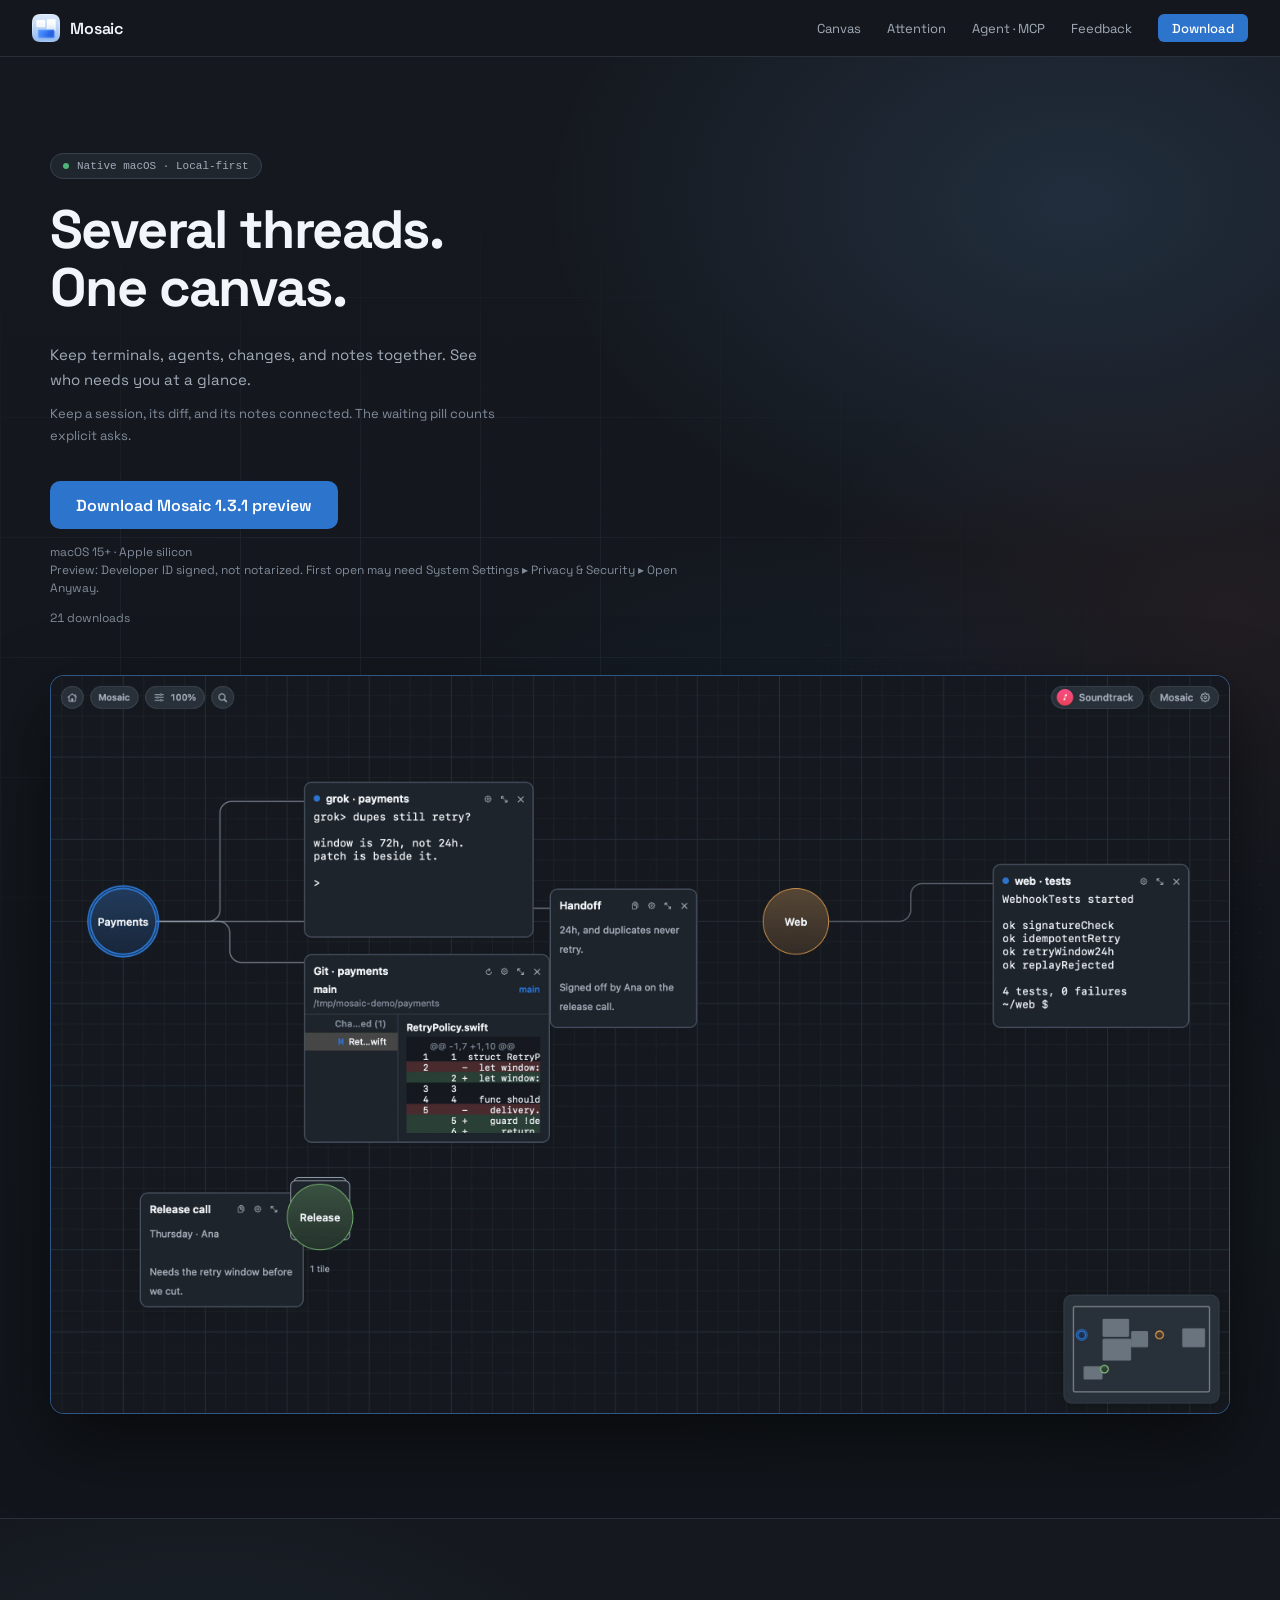
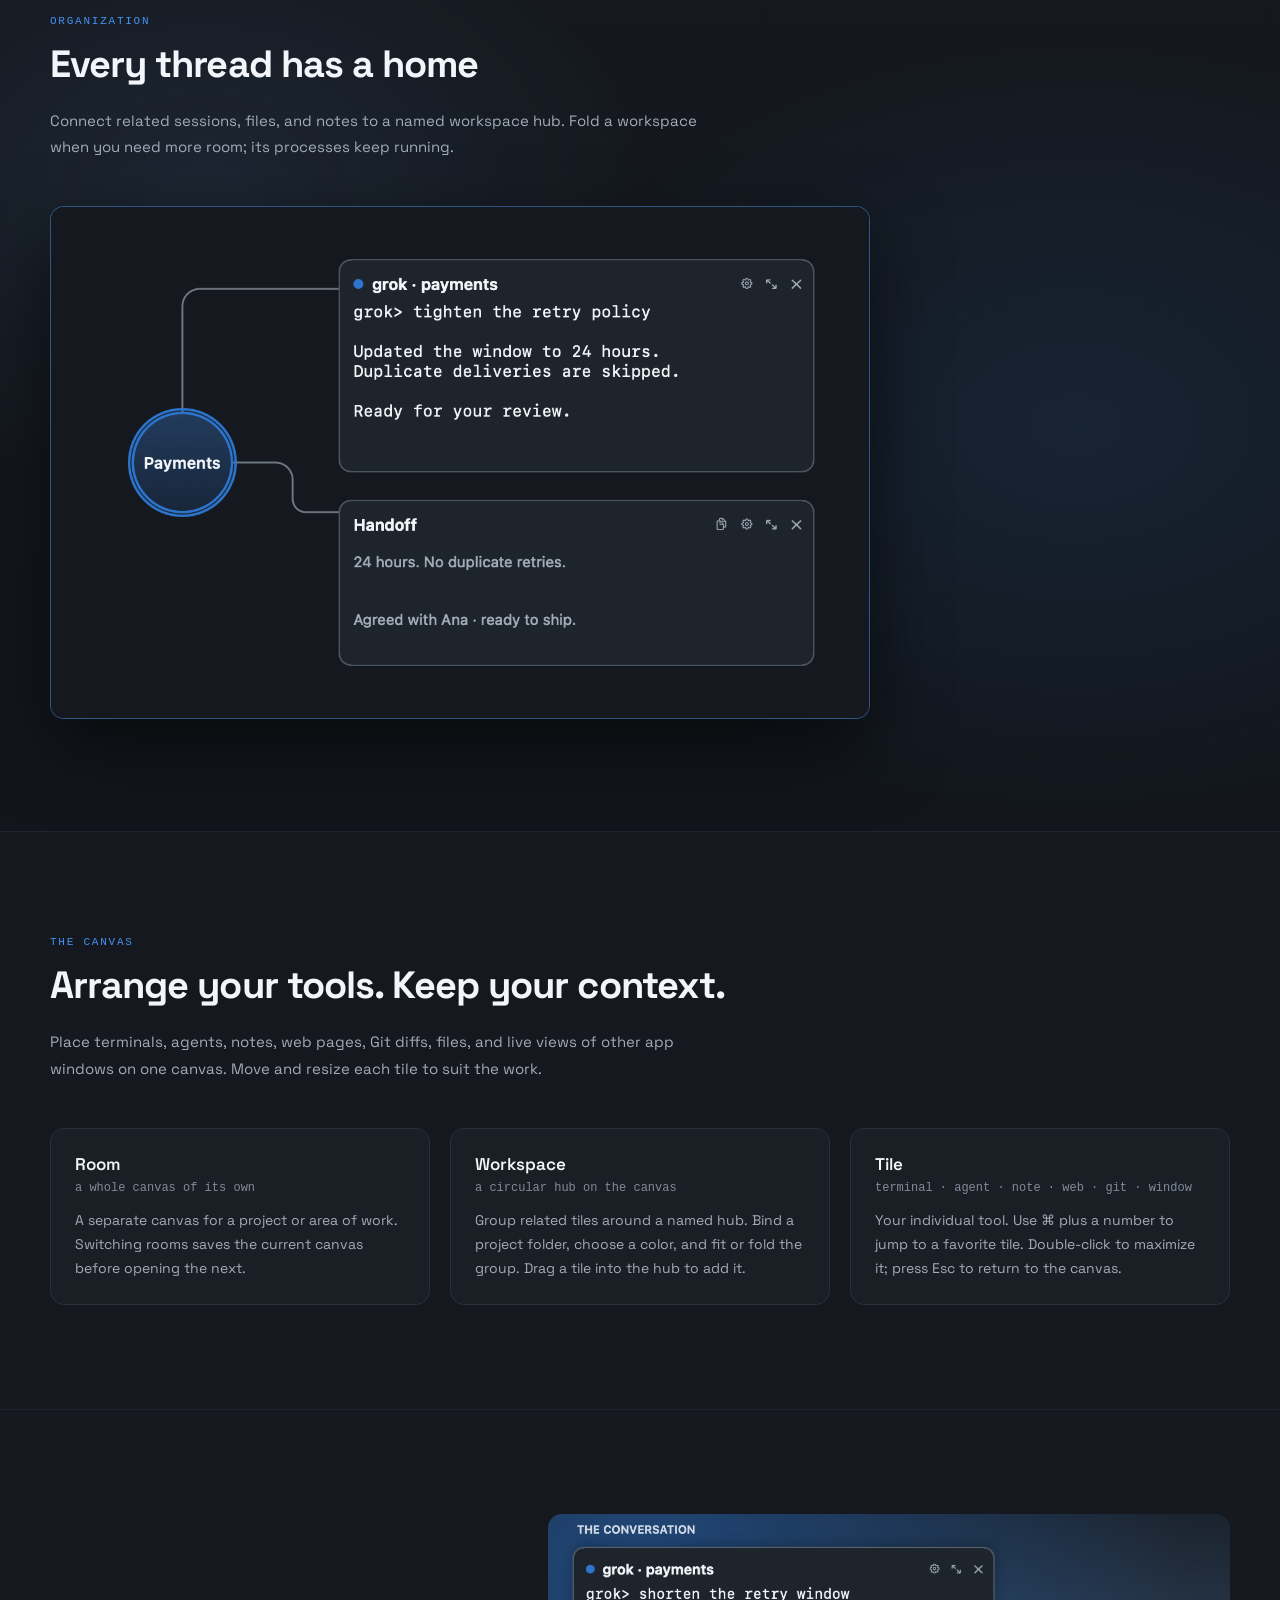
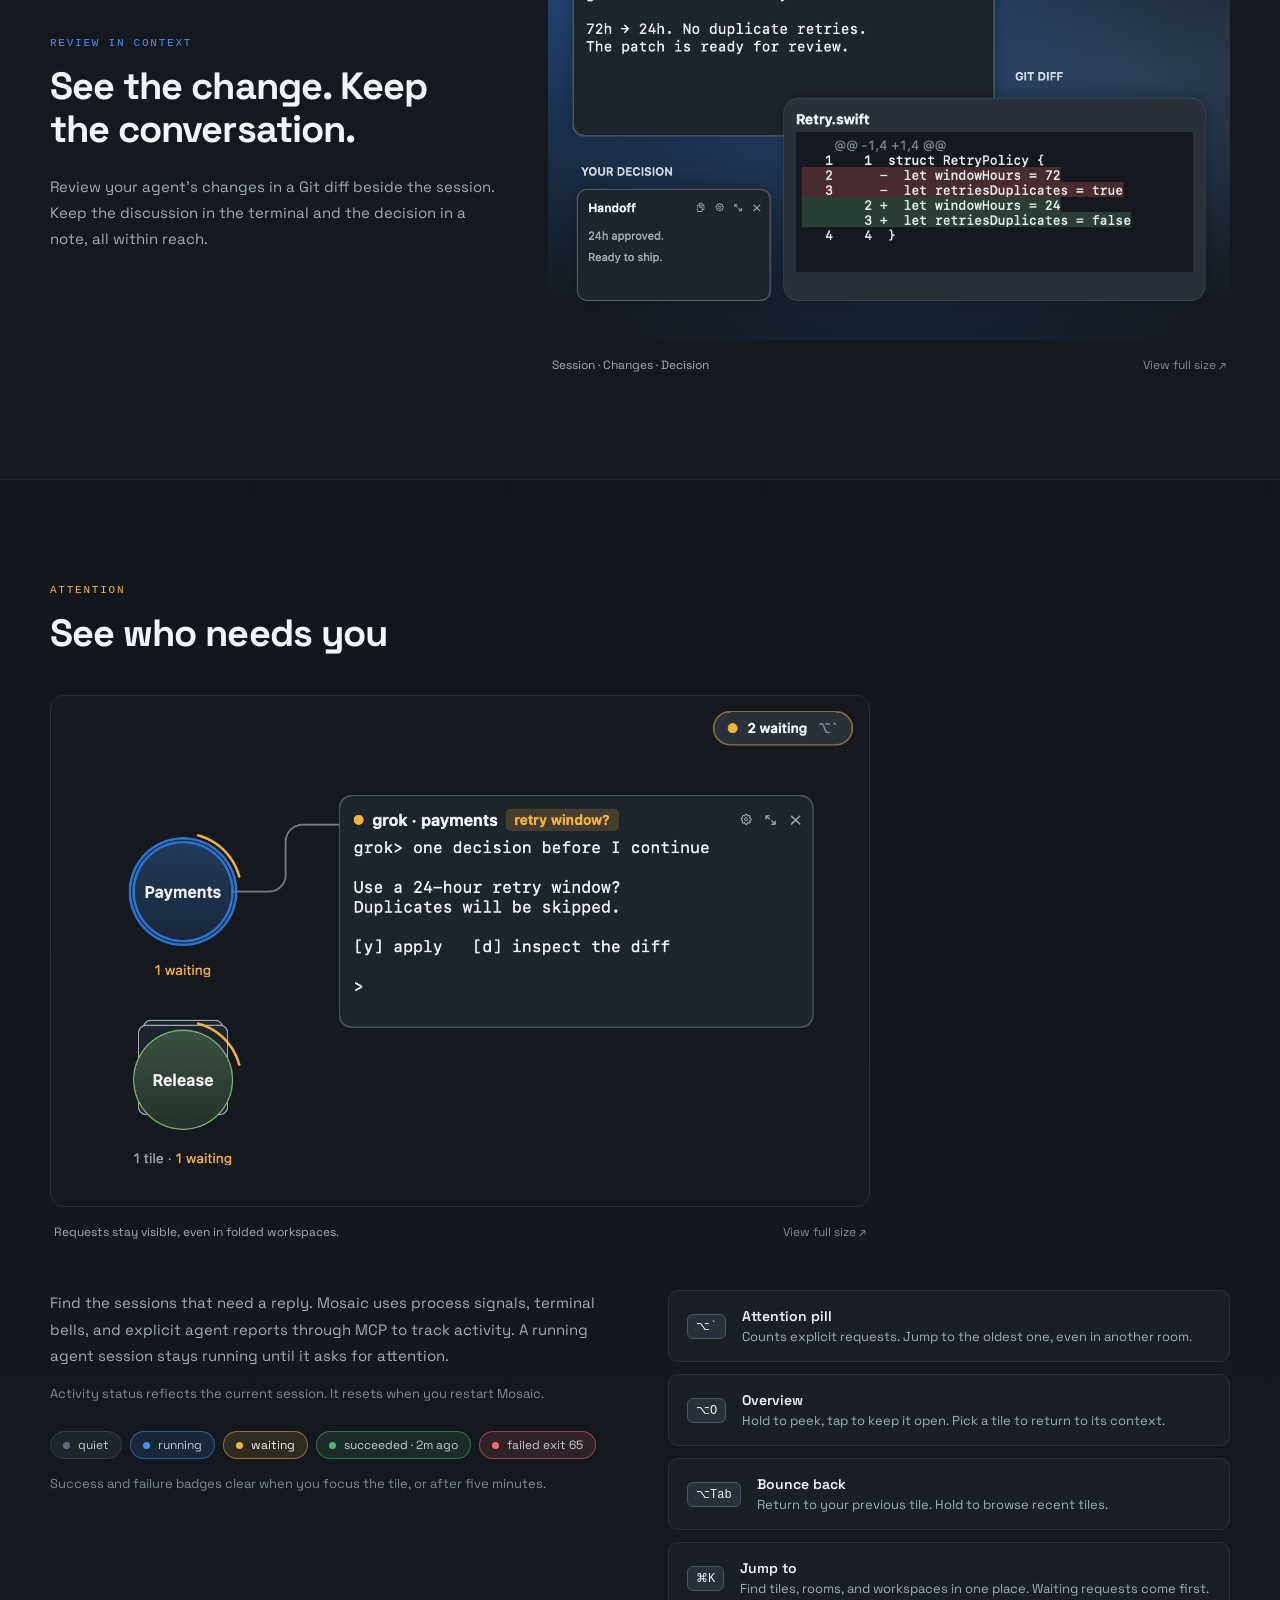
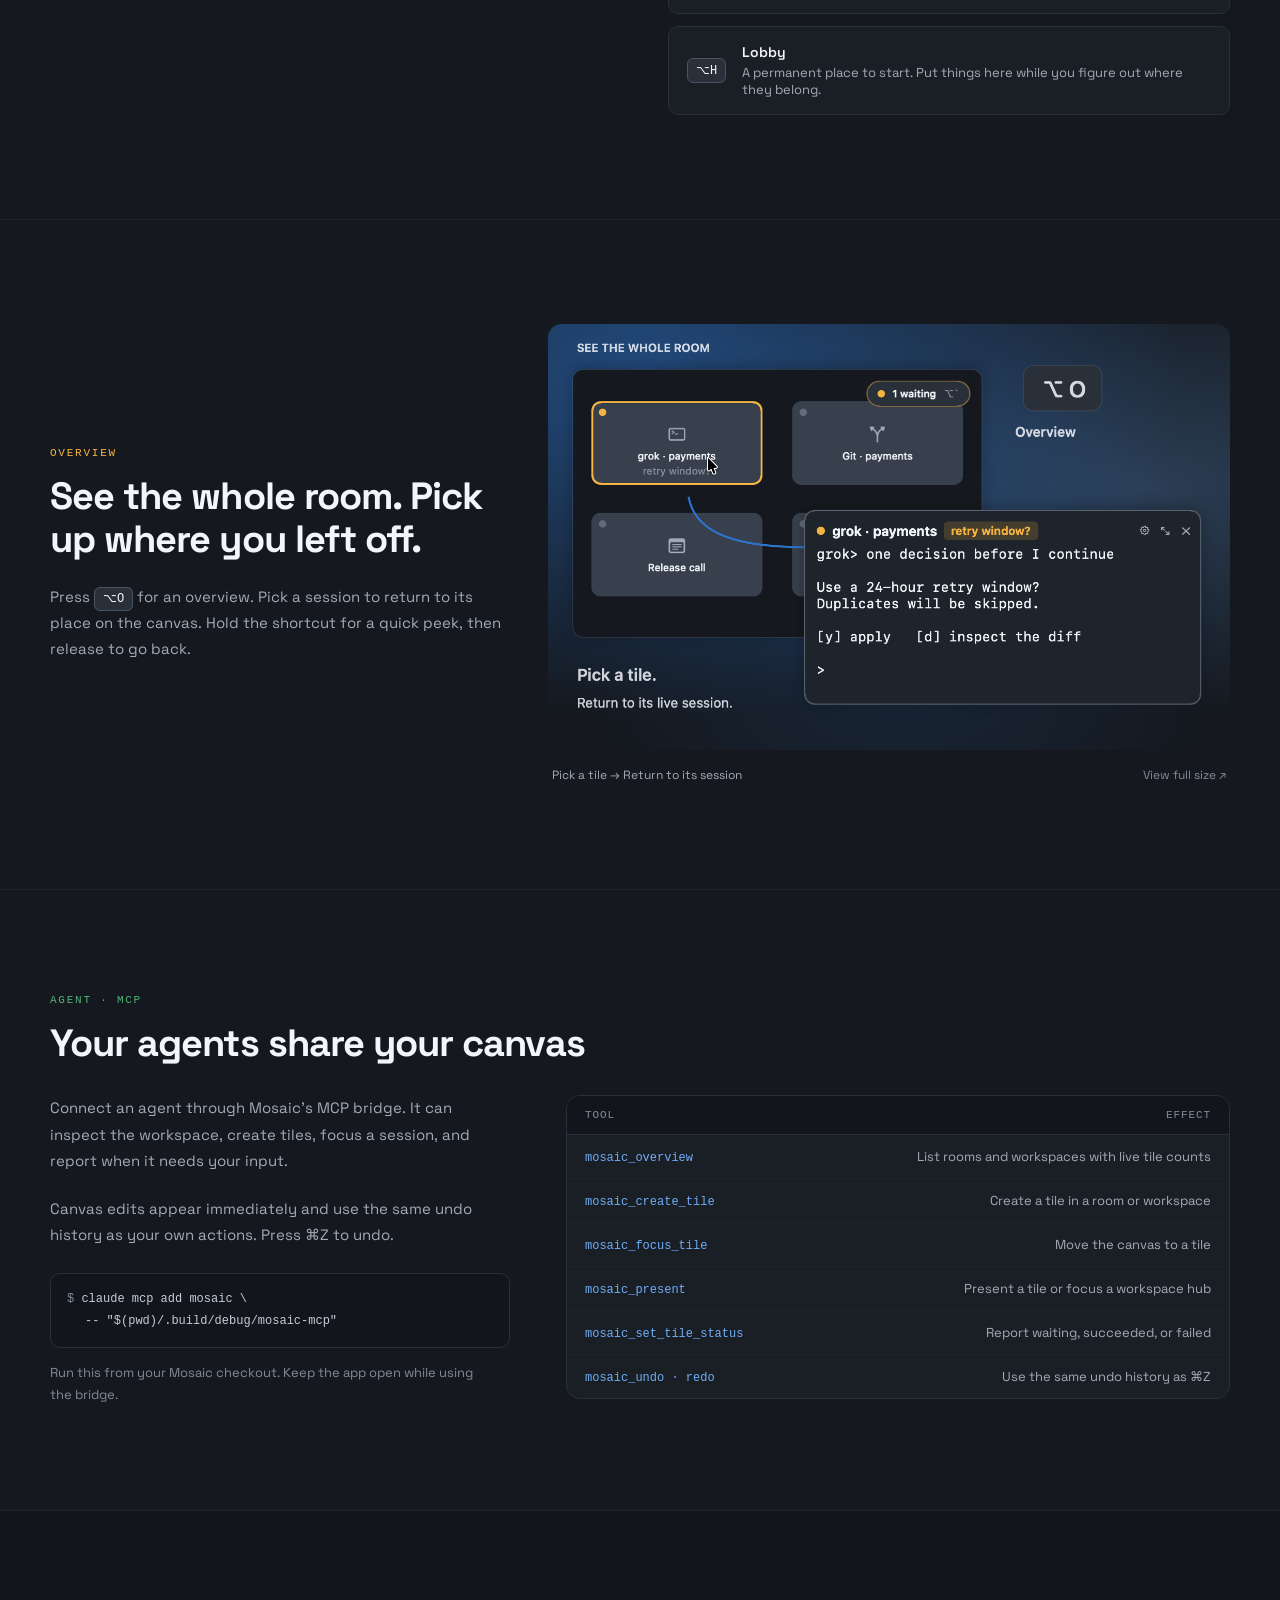
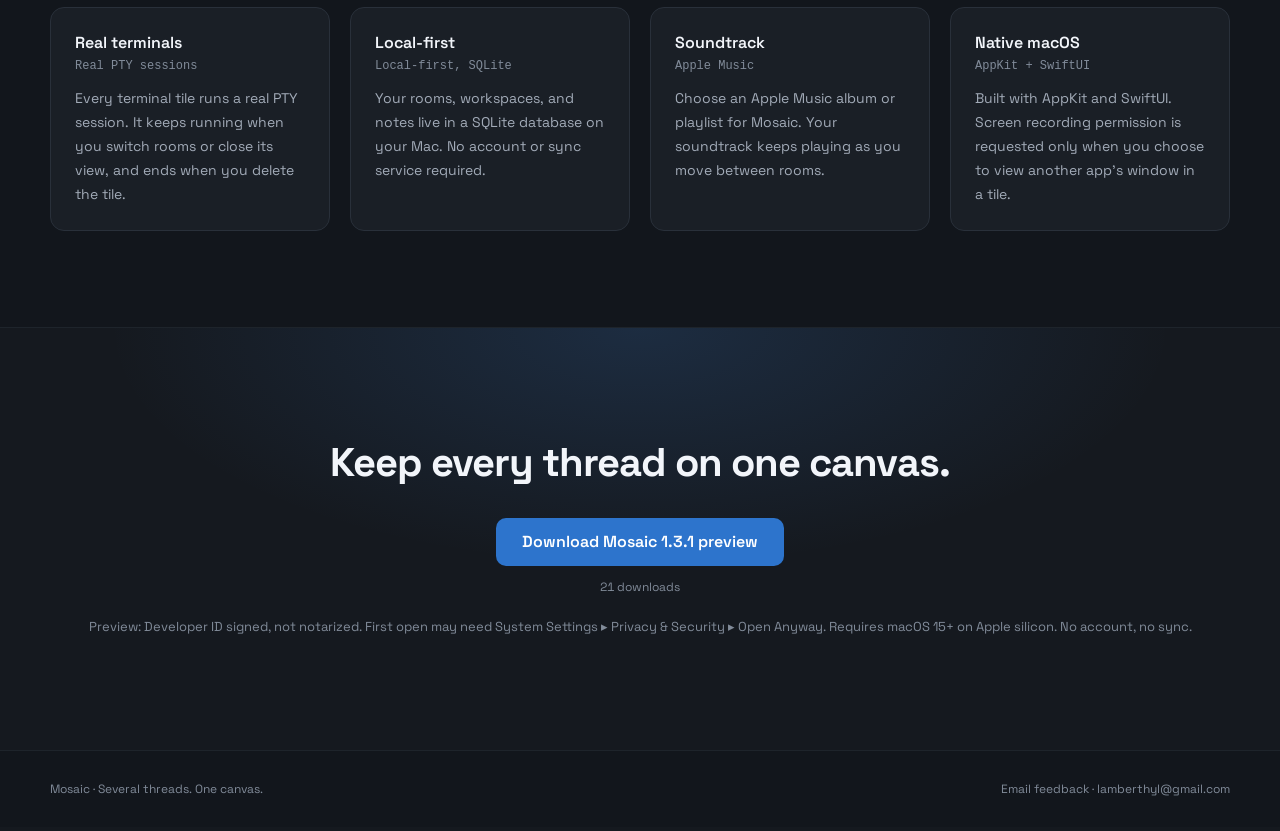
<file: index.html>
<!DOCTYPE html>
<html lang="en">
<head>
  <meta charset="utf-8">
  <meta name="viewport" content="width=device-width, initial-scale=1">
  <title>Mosaic — Several threads. One canvas.</title>
  <meta name="description" content="Keep terminals, agents, changes, and notes together. See who needs you. Native macOS. Local-first.">
  <meta property="og:title" content="Mosaic">
  <meta property="og:description" content="Several threads. One canvas.。">
  <meta property="og:image" content="assets/hero-hubs-dark.png">
  <meta name="theme-color" content="#15191F">
  <link rel="icon" type="image/png" href="assets/favicon.png">
  <link rel="apple-touch-icon" href="assets/apple-touch-icon.png">
  <link rel="preconnect" href="https://fonts.googleapis.com">
  <link rel="preconnect" href="https://fonts.gstatic.com" crossorigin>
  <link href="https://fonts.googleapis.com/css2?family=Space+Grotesk:wght@400;500;600;700&amp;display=swap" rel="stylesheet">
  <link rel="stylesheet" href="styles.css">
</head>
<body>
  <nav class="nav">
    <a class="brand" href="./">
      <img src="assets/icon.png" width="28" height="28" alt="">
      Mosaic
    </a>
    <div class="nav-links">
      <a href="#canvas">Canvas</a>
      <a href="#attention">Attention</a>
      <a href="#agent">Agent · MCP</a>
      <a href="mailto:lamberthyl@gmail.com?subject=Mosaic%20Feedback">Feedback</a>
      <a class="btn" href="#download">Download</a>
    </div>
  </nav>

  <header class="hero">
    <div class="hero-grid-a"></div>
    <div class="hero-grid-b"></div>
    <div class="hero-inner">
      <div class="hero-copy">
        <div class="kicker"><span class="live"></span>Native macOS · Local-first</div>
        <h1>Several threads.<br>One canvas.</h1>
        <p class="hero-description">Keep terminals, agents, changes, and notes together. See who needs you at a glance.</p>
        <p class="en-sub">Keep a session, its diff, and its notes connected. The waiting pill counts explicit asks.</p>
        <div class="cta-row">
          <a id="mosaic-download-link" class="btn btn-lg btn-xl mosaic-download-link" href="https://github.com/Anderson-Hyl/mosaic-web/releases/download/v1.3.1/Mosaic-1.3.1-5.dmg">Download Mosaic 1.3.1 preview</a>
          <span class="cta-note" id="mosaic-download-note">macOS 15+ · Apple silicon<br>Preview: Developer ID signed, not notarized. First open may need System Settings ▸ Privacy &amp; Security ▸ Open Anyway.</span>
        </div>
        <p class="download-count" data-download-count hidden></p>
      </div>
      <figure class="hero-frame">
        <picture>
          <source type="image/webp" media="(max-width: 767px)" srcset="assets/tour-ground-dark.webp">
          <source media="(max-width: 767px)" srcset="assets/tour-ground-dark.png">
          <source type="image/webp" srcset="assets/hero-hubs-dark.webp">
          <img
            src="assets/hero-hubs-dark.png"
            width="1440"
            height="900"
            fetchpriority="high"
            decoding="async"
            alt="The Payments Hub on the Mosaic canvas, connected to its session and notes.">
        </picture>
      </figure>
    </div>
  </header>

  <section class="section shots" aria-labelledby="shots-title">
    <div class="wrap">
      <div class="shots-copy">
        <div class="eyebrow canvas">Organization</div>
        <h2 id="shots-title">Every thread has a home</h2>
        <p class="body">Connect related sessions, files, and notes to a named workspace hub. Fold a workspace when you need more room; its processes keep running.</p>
      </div>
      <figure class="membership-frame">
        <picture>
          <source type="image/webp" srcset="assets/tour-ground-dark.webp">
          <img
            src="assets/tour-ground-dark.png"
            width="660"
            height="412"
            loading="lazy"
            decoding="async"
            alt="The Payments Hub connects a grok session and a Handoff note recording the decision to use a 24-hour retry window.">
        </picture>
      </figure>
    </div>
  </section>

  <section class="section" id="canvas">
    <div class="wrap">
      <div class="eyebrow canvas">The canvas</div>
      <h2>Arrange your tools. Keep your context.</h2>
      <p class="body">Place terminals, agents, notes, web pages, Git diffs, files, and live views of other app windows on one canvas. Move and resize each tile to suit the work.</p>
      <div class="cards-3">
        <article class="card">
          <h3>Room</h3>
          <div class="en">a whole canvas of its own</div>
          <p>A separate canvas for a project or area of work. Switching rooms saves the current canvas before opening the next.</p>
        </article>
        <article class="card">
          <h3>Workspace</h3>
          <div class="en">a circular hub on the canvas</div>
          <p>Group related tiles around a named hub. Bind a project folder, choose a color, and fit or fold the group. Drag a tile into the hub to add it.</p>
        </article>
        <article class="card">
          <h3>Tile</h3>
          <div class="en">terminal · agent · note · web · git · window</div>
          <p>Your individual tool. Use ⌘ plus a number to jump to a favorite tile. Double-click to maximize it; press Esc to return to the canvas.</p>
        </article>
      </div>
    </div>
  </section>

  <section class="section review-story" aria-labelledby="review-title">
    <div class="wrap feature-story">
      <div>
        <div class="eyebrow canvas">Review in context</div>
        <h2 id="review-title">See the change. Keep the conversation.</h2>
        <p class="body">Review your agent’s changes in a Git diff beside the session. Keep the discussion in the terminal and the decision in a note, all within reach.</p>
      </div>
      <figure class="tour-art layered-art">
        <a href="assets/tour-beside-dark.png" aria-label="Enlarge the session, Git diff, and decision note">
          <picture>
            <source type="image/webp" srcset="assets/tour-beside-dark.webp">
            <img src="assets/tour-beside-dark.png" width="660" height="412" loading="lazy" decoding="async"
              alt="A layered session, Git diff, and decision note: change the retry window from 72 to 24 hours and disable duplicate retries.">
          </picture>
        </a>
        <figcaption>Session · Changes · Decision <span>View full size ↗</span></figcaption>
      </figure>
    </div>
  </section>

  <section class="section ink" id="attention">
    <div class="wrap">
      <div class="eyebrow attention">Attention</div>
      <h2>See who needs you</h2>
      <figure class="tour-art waiting-art">
        <a href="assets/tour-waiting-dark.png" aria-label="Enlarge the waiting requests example">
          <picture>
            <source type="image/webp" srcset="assets/tour-waiting-dark.webp">
            <img src="assets/tour-waiting-dark.png" width="660" height="412" loading="lazy" decoding="async"
              alt="The 2 waiting pill counts a retry-window question in Payments and another request inside the folded Release Hub.">
          </picture>
        </a>
        <figcaption>Requests stay visible, even in folded workspaces. <span>View full size ↗</span></figcaption>
      </figure>
      <div class="attention-grid">
        <div>
          <p class="body" style="margin-top:0">Find the sessions that need a reply. Mosaic uses process signals, terminal bells, and explicit agent reports through MCP to track activity. A running agent session stays running until it asks for attention.</p>
          <p class="muted">Activity status reflects the current session. It resets when you restart Mosaic.</p>
          <div class="status-row">
            <span class="status quiet"><span class="dot"></span>quiet</span>
            <span class="status running"><span class="dot"></span>running</span>
            <span class="status waiting"><span class="dot"></span>waiting</span>
            <span class="status succeeded"><span class="dot"></span>succeeded · 2m ago</span>
            <span class="status failed"><span class="dot"></span>failed exit 65</span>
          </div>
          <p class="muted">Success and failure badges clear when you focus the tile, or after five minutes.</p>
        </div>
        <div class="keys">
          <div class="key-row">
            <kbd>⌥`</kbd>
            <div><strong>Attention pill</strong><span>Counts explicit requests. Jump to the oldest one, even in another room.</span></div>
          </div>
          <div class="key-row">
            <kbd>⌥O</kbd>
            <div><strong>Overview</strong><span>Hold to peek, tap to keep it open. Pick a tile to return to its context.</span></div>
          </div>
          <div class="key-row">
            <kbd>⌥Tab</kbd>
            <div><strong>Bounce back</strong><span>Return to your previous tile. Hold to browse recent tiles.</span></div>
          </div>
          <div class="key-row">
            <kbd>⌘K</kbd>
            <div><strong>Jump to</strong><span>Find tiles, rooms, and workspaces in one place. Waiting requests come first.</span></div>
          </div>
          <div class="key-row">
            <kbd>⌥H</kbd>
            <div><strong>Lobby</strong><span>A permanent place to start. Put things here while you figure out where they belong.</span></div>
          </div>
        </div>
      </div>
    </div>
  </section>

  <section class="section overview-story" aria-labelledby="overview-title">
    <div class="wrap feature-story">
      <div>
        <div class="eyebrow attention">Overview</div>
        <h2 id="overview-title">See the whole room. Pick up where you left off.</h2>
        <p class="body">Press <kbd>⌥O</kbd> for an overview. Pick a session to return to its place on the canvas. Hold the shortcut for a quick peek, then release to go back.</p>
      </div>
      <figure class="tour-art layered-art">
        <a href="assets/tour-glance-dark.png" aria-label="Enlarge the overview-to-session example">
          <picture>
            <source type="image/webp" srcset="assets/tour-glance-dark.webp">
            <img src="assets/tour-glance-dark.png" width="660" height="412" loading="lazy" decoding="async"
              alt="Open the overview with ⌥O, select the waiting grok payments card, and return to the same session asking about the retry window.">
          </picture>
        </a>
        <figcaption>Pick a tile → Return to its session <span>View full size ↗</span></figcaption>
      </figure>
    </div>
  </section>

  <section class="section" id="agent">
    <div class="wrap">
      <div class="eyebrow agent">Agent · MCP</div>
      <h2>Your agents share your canvas</h2>
      <div class="agent-grid">
        <div>
          <p class="body" style="margin-top:0">Connect an agent through Mosaic’s MCP bridge. It can inspect the workspace, create tiles, focus a session, and report when it needs your input.</p>
          <p class="body">Canvas edits appear immediately and use the same undo history as your own actions. Press ⌘Z to undo.</p>
          <div class="cli">
            <div><span class="dim">$</span> claude mcp add mosaic \</div>
            <div class="pad">-- "$(pwd)/.build/debug/mosaic-mcp"</div>
          </div>
          <p class="muted">Run this from your Mosaic checkout. Keep the app open while using the bridge.</p>
        </div>
        <div class="tools">
          <div class="tools-head"><span>Tool</span><span>Effect</span></div>
          <div class="tools-row"><code>mosaic_overview</code><span>List rooms and workspaces with live tile counts</span></div>
          <div class="tools-row"><code>mosaic_create_tile</code><span>Create a tile in a room or workspace</span></div>
          <div class="tools-row"><code>mosaic_focus_tile</code><span>Move the canvas to a tile</span></div>
          <div class="tools-row"><code>mosaic_present</code><span>Present a tile or focus a workspace hub</span></div>
          <div class="tools-row"><code>mosaic_set_tile_status</code><span>Report waiting, succeeded, or failed</span></div>
          <div class="tools-row"><code>mosaic_undo · redo</code><span>Use the same undo history as ⌘Z</span></div>
        </div>
      </div>
    </div>
  </section>

  <section class="section" style="padding-top:96px;padding-bottom:96px;background:#12161C">
    <div class="wrap cards-4">
      <article class="card">
        <h3>Real terminals</h3>
        <div class="en">Real PTY sessions</div>
        <p>Every terminal tile runs a real PTY session. It keeps running when you switch rooms or close its view, and ends when you delete the tile.</p>
      </article>
      <article class="card">
        <h3>Local-first</h3>
        <div class="en">Local-first, SQLite</div>
        <p>Your rooms, workspaces, and notes live in a SQLite database on your Mac. No account or sync service required.</p>
      </article>
      <article class="card">
        <h3>Soundtrack</h3>
        <div class="en">Apple Music</div>
        <p>Choose an Apple Music album or playlist for Mosaic. Your soundtrack keeps playing as you move between rooms.</p>
      </article>
      <article class="card">
        <h3>Native macOS</h3>
        <div class="en">AppKit + SwiftUI</div>
        <p>Built with AppKit and SwiftUI. Screen recording permission is requested only when you choose to view another app’s window in a tile.</p>
      </article>
    </div>
  </section>

  <section class="download" id="download">
    <h2>Keep every thread on one canvas.</h2>
    <div class="cta-row">
      <a id="mosaic-download-link" class="btn btn-lg btn-xl mosaic-download-link" href="https://github.com/Anderson-Hyl/mosaic-web/releases/download/v1.3.1/Mosaic-1.3.1-5.dmg">Download Mosaic 1.3.1 preview</a>
    </div>
    <p class="download-count" data-download-count hidden></p>
    <p class="muted" id="mosaic-download-disclaimer" style="margin-top:20px">Preview: Developer ID signed, not notarized. First open may need System Settings ▸ Privacy &amp; Security ▸ Open Anyway. Requires macOS 15+ on Apple silicon. No account, no sync.</p>
  </section>

  <footer class="foot">
    <div class="foot-inner">
      <span>Mosaic · Several threads. One canvas.</span>
      <a href="mailto:lamberthyl@gmail.com?subject=Mosaic%20Feedback">Email feedback · lamberthyl@gmail.com</a>
    </div>
  </footer>
  <script src="download-stats.js" defer></script>
</body>
</html>
</file>
<file: styles.css>
:root {
  --slate-50: #f2f5fa;
  --slate-100: #e1e6ed;
  --slate-200: #c5ccd6;
  --slate-300: #a2abb8;
  --slate-400: #818b99;
  --slate-600: #4a5361;
  --slate-700: #38404d;
  --slate-800: #29303a;
  --slate-900: #1e242b;
  --slate-950: #15191f;
  --ink: #12161c;
  --accent: #2d74cc;
  --accent-hover: #4492f2;
  --accent-soft: #6fadf7;
  --waiting: #f5b441;
  --succeeded: #4fb477;
  --danger: #f26d6a;
  --hairline: #29303a;
  --font: "Space Grotesk", -apple-system, BlinkMacSystemFont, "PingFang SC",
    "Hiragino Sans GB", sans-serif;
  --mono: ui-monospace, SFMono-Regular, Menlo, monospace;
  --radius-s: 6px;
  --radius-m: 10px;
  --radius-l: 14px;
}

*,
*::before,
*::after {
  box-sizing: border-box;
}

html {
  color-scheme: dark;
  background: var(--slate-950);
  scroll-behavior: smooth;
}

html,
body {
  margin: 0;
  min-height: 100%;
}

body {
  font-family: var(--font);
  color: var(--slate-50);
  background: var(--slate-950);
  -webkit-font-smoothing: antialiased;
}

img {
  max-width: 100%;
  height: auto;
  display: block;
}

a {
  color: var(--accent-soft);
  text-decoration: none;
}

a:hover {
  color: #a9cdfa;
}

::selection {
  background: rgba(68, 146, 242, 0.32);
}

.wrap {
  width: min(1180px, 100%);
  margin-inline: auto;
}

.nav {
  position: sticky;
  top: 0;
  z-index: 40;
  display: flex;
  align-items: center;
  justify-content: space-between;
  gap: 24px;
  padding: 14px 32px;
  background: rgba(21, 25, 31, 0.82);
  backdrop-filter: blur(18px);
  -webkit-backdrop-filter: blur(18px);
  border-bottom: 1px solid var(--hairline);
}

.brand {
  display: flex;
  align-items: center;
  gap: 10px;
  color: var(--slate-50);
  font-size: 16px;
  font-weight: 600;
  letter-spacing: -0.01em;
}

.brand img {
  width: 28px;
  height: 28px;
  border-radius: 6px;
}

.nav-links {
  display: flex;
  align-items: center;
  gap: 26px;
  font-size: 13px;
}

.nav-links a {
  color: var(--slate-300);
}

.nav-links a:hover {
  color: var(--slate-50);
}

.btn {
  display: inline-flex;
  align-items: center;
  height: 28px;
  padding: 0 14px;
  border-radius: var(--radius-s);
  background: var(--accent);
  color: #fff;
  font-weight: 500;
}

.btn:hover {
  background: var(--accent-hover);
  color: #fff;
}

.nav-links .btn {
  color: #fff;
}

.nav-links .btn:hover {
  background: var(--accent-hover);
  color: #fff;
}

.btn-lg {
  height: 44px;
  padding: 0 22px;
  border-radius: var(--radius-m);
  font-size: 15px;
  font-weight: 600;
}

.btn-xl {
  height: 48px;
  padding: 0 26px;
  font-size: 16px;
}

.btn-ghost {
  background: transparent;
  border: 1px solid var(--slate-700);
  color: var(--slate-200);
}

.btn-ghost:hover {
  border-color: var(--slate-600);
  color: var(--slate-50);
}

.btn-disabled,
.btn[aria-disabled="true"] {
  background: var(--slate-700);
  color: var(--slate-300);
  pointer-events: none;
}

.hero {
  position: relative;
  padding: 96px 32px 104px;
  background:
    radial-gradient(780px 520px at 84% 10%, rgba(111, 173, 247, 0.14), transparent 68%),
    radial-gradient(620px 440px at 96% 38%, rgba(242, 109, 106, 0.06), transparent 70%),
    radial-gradient(600px 420px at 72% 78%, rgba(79, 180, 119, 0.06), transparent 72%),
    radial-gradient(680px 520px at 64% 58%, rgba(45, 116, 204, 0.11), transparent 72%),
    linear-gradient(#15191f, #12161c);
  border-bottom: 1px solid var(--hairline);
  overflow: hidden;
}

.hero-grid-a,
.hero-grid-b {
  position: absolute;
  inset: 0;
  pointer-events: none;
}

.hero-grid-a {
  background-image:
    linear-gradient(#29303a 1px, transparent 1px),
    linear-gradient(90deg, #29303a 1px, transparent 1px);
  background-size: 120px 120px;
  opacity: 0.5;
  mask-image: radial-gradient(900px 600px at 30% 40%, #000 20%, transparent 78%);
}

.hero-grid-b {
  background-image: radial-gradient(#38404d 1.2px, transparent 1.2px);
  background-size: 24px 24px;
  opacity: 0.35;
  mask-image: radial-gradient(760px 460px at 72% 58%, #000 10%, transparent 72%);
}

.hero-inner {
  position: relative;
  max-width: 1180px;
  margin: 0 auto;
  display: flex;
  flex-direction: column;
  align-items: stretch;
  gap: 48px;
}

.hero-copy {
  max-width: 640px;
}

.kicker {
  display: inline-flex;
  align-items: center;
  gap: 8px;
  height: 26px;
  padding: 0 12px;
  border-radius: 13px;
  border: 1px solid var(--slate-700);
  background: rgba(41, 48, 58, 0.6);
  font-size: 11px;
  color: var(--slate-300);
  font-family: var(--mono);
}

.kicker .live {
  width: 6px;
  height: 6px;
  border-radius: 50%;
  background: var(--succeeded);
}

h1 {
  margin: 22px 0 0;
  font-size: 54px;
  line-height: 1.08;
  font-weight: 700;
  letter-spacing: -0.03em;
  text-wrap: balance;
}

.en-lead {
  margin: 14px 0 0;
  font-size: 19px;
  line-height: 1.35;
  font-weight: 500;
  color: var(--slate-200);
  letter-spacing: -0.01em;
}

.hero-description {
  margin: 24px 0 0;
  font-size: 15px;
  line-height: 1.72;
  color: var(--slate-300);
  max-width: 460px;
  text-wrap: pretty;
}

.en-sub {
  margin: 10px 0 0;
  font-size: 13px;
  line-height: 1.7;
  color: var(--slate-400);
  max-width: 460px;
  text-wrap: pretty;
}

.cta-row {
  display: flex;
  align-items: center;
  flex-wrap: wrap;
  gap: 14px;
  margin-top: 34px;
}

.cta-note {
  font-size: 12px;
  color: var(--slate-400);
  line-height: 1.5;
}

.download-count {
  margin: 12px 0 0;
  font-size: 12px;
  line-height: 1.5;
  color: var(--slate-400);
  font-variant-numeric: tabular-nums;
}

.download-count[hidden] {
  display: none;
}

.hero .download-count {
  max-width: 460px;
}

.hero-frame {
  position: relative;
  z-index: 1;
  margin: 0;
  border: 1px solid rgba(68, 146, 242, 0.45);
  border-radius: var(--radius-l);
  overflow: hidden;
  background: var(--slate-900);
  box-shadow: 0 28px 72px rgba(0, 0, 0, 0.56);
}

.hero-frame img {
  width: 100%;
  height: auto;
  aspect-ratio: 1440 / 900;
  object-fit: contain;
  background: var(--slate-900);
}

.eyebrow {
  font-family: var(--mono);
  font-size: 11px;
  letter-spacing: 0.16em;
  text-transform: uppercase;
}

.eyebrow.canvas { color: var(--accent-hover); }
.eyebrow.attention { color: var(--waiting); }
.eyebrow.agent { color: var(--succeeded); }

.section {
  padding: 104px 32px;
  border-bottom: 1px solid var(--slate-900);
}

.section.ink {
  background: linear-gradient(#12161c, #15191f);
}

h2 {
  margin: 16px 0 0;
  font-size: 38px;
  line-height: 1.14;
  font-weight: 700;
  letter-spacing: -0.025em;
  max-width: 680px;
  text-wrap: balance;
}

.h2-en {
  margin: 10px 0 0;
  font-size: 17px;
  color: var(--slate-300);
  font-weight: 500;
}

.body {
  margin: 22px 0 0;
  max-width: 680px;
  font-size: 15px;
  line-height: 1.75;
  color: var(--slate-300);
  text-wrap: pretty;
}

.cards-3 {
  display: grid;
  grid-template-columns: repeat(3, 1fr);
  gap: 20px;
  margin-top: 46px;
}

.card {
  padding: 24px;
  border-radius: var(--radius-l);
  border: 1px solid var(--hairline);
  background: #1a1f26;
}

.card h3 {
  margin: 0;
  font-size: 17px;
  font-weight: 600;
}

.card .en {
  margin-top: 6px;
  font-size: 12px;
  color: var(--slate-400);
  font-family: var(--mono);
}

.card p {
  margin: 14px 0 0;
  font-size: 14px;
  line-height: 1.7;
  color: var(--slate-300);
}

.attention-grid {
  display: grid;
  grid-template-columns: minmax(300px, 1fr) minmax(320px, 1fr);
  gap: 56px;
  margin-top: 26px;
  align-items: start;
}

.muted {
  margin: 14px 0 0;
  font-size: 13px;
  line-height: 1.7;
  color: var(--slate-400);
  text-wrap: pretty;
}

.status-row {
  display: flex;
  flex-wrap: wrap;
  gap: 8px;
  margin-top: 26px;
}

.status {
  display: inline-flex;
  align-items: center;
  gap: 8px;
  height: 28px;
  padding: 0 12px;
  border-radius: 14px;
  border: 1px solid var(--slate-700);
  background: rgba(41, 48, 58, 0.5);
  font-size: 12px;
  color: var(--slate-200);
}

.status .dot {
  width: 7px;
  height: 7px;
  border-radius: 50%;
}

.status.running {
  border-color: rgba(68, 146, 242, 0.5);
  background: rgba(68, 146, 242, 0.12);
}
.status.waiting {
  border-color: rgba(245, 180, 65, 0.5);
  background: rgba(245, 180, 65, 0.12);
  color: var(--slate-50);
}
.status.succeeded {
  border-color: rgba(79, 180, 119, 0.5);
  background: rgba(79, 180, 119, 0.12);
}
.status.failed {
  border-color: rgba(242, 109, 106, 0.5);
  background: rgba(242, 109, 106, 0.12);
}

.status.quiet .dot { background: #626c7a; }
.status.running .dot { background: var(--accent-hover); }
.status.waiting .dot { background: var(--waiting); }
.status.succeeded .dot { background: var(--succeeded); }
.status.failed .dot { background: var(--danger); }

.keys {
  display: flex;
  flex-direction: column;
  gap: 12px;
}

.key-row {
  display: flex;
  align-items: center;
  gap: 16px;
  padding: 16px 18px;
  border-radius: var(--radius-m);
  border: 1px solid var(--hairline);
  background: #1a1f26;
}

kbd {
  font-family: var(--mono);
  font-size: 12px;
  color: var(--slate-50);
  background: var(--slate-800);
  border: 1px solid var(--slate-600);
  border-radius: var(--radius-s);
  padding: 4px 8px;
  white-space: nowrap;
}

.key-row strong {
  display: block;
  font-size: 14px;
  font-weight: 600;
}

.key-row span {
  display: block;
  font-size: 13px;
  color: var(--slate-300);
  margin-top: 3px;
}

.agent-grid {
  display: grid;
  grid-template-columns: minmax(300px, 460px) 1fr;
  gap: 56px;
  margin-top: 30px;
  align-items: start;
}

.cli {
  margin-top: 24px;
  padding: 14px 16px;
  border-radius: var(--radius-m);
  border: 1px solid var(--hairline);
  background: var(--ink);
  font-family: var(--mono);
  font-size: 12px;
  line-height: 1.9;
  color: var(--slate-200);
  overflow-x: auto;
}

.cli .dim { color: var(--slate-400); }
.cli .pad { padding-left: 18px; }

.tools {
  border: 1px solid var(--hairline);
  border-radius: var(--radius-l);
  overflow: hidden;
  background: #1a1f26;
}

.tools-head,
.tools-row {
  display: flex;
  align-items: baseline;
  gap: 20px;
  padding: 13px 18px;
}

.tools-head {
  justify-content: space-between;
  background: var(--ink);
  border-bottom: 1px solid var(--hairline);
  font-family: var(--mono);
  font-size: 11px;
  color: var(--slate-400);
  letter-spacing: 0.08em;
  text-transform: uppercase;
}

.tools-row {
  border-bottom: 1px solid var(--slate-900);
}

.tools-row:last-child {
  border-bottom: 0;
}

.tools-row code {
  font-family: var(--mono);
  font-size: 12px;
  color: var(--accent-soft);
  white-space: nowrap;
}

.tools-row span {
  margin-left: auto;
  text-align: right;
  font-size: 13px;
  color: var(--slate-300);
}

.cards-4 {
  display: grid;
  grid-template-columns: repeat(4, 1fr);
  gap: 20px;
}

.cards-4 .card h3 {
  font-size: 16px;
}

.download {
  padding: 112px 32px;
  background:
    radial-gradient(760px 340px at 50% 0%, rgba(68, 146, 242, 0.16), transparent 70%),
    #15191f;
  text-align: center;
}

.download h2 {
  margin: 0 auto;
  font-size: 40px;
  max-width: 16em;
}

.download .h2-en {
  margin-top: 12px;
}

.download .cta-row {
  justify-content: center;
  margin-top: 32px;
}

.foot {
  padding: 30px 32px;
  border-top: 1px solid var(--slate-900);
  background: var(--ink);
}

.foot-inner {
  max-width: 1180px;
  margin: 0 auto;
  display: flex;
  align-items: center;
  justify-content: space-between;
  gap: 20px;
  font-size: 12px;
  color: var(--slate-400);
}

.foot a {
  color: var(--slate-400);
}

.foot a:hover {
  color: var(--slate-200);
}

.foot-links {
  display: flex;
  gap: 20px;
}

.section.shots {
  position: relative;
  padding-top: 96px;
  padding-bottom: 112px;
  background:
    radial-gradient(620px 420px at 16% 30%, rgba(111, 173, 247, 0.09), transparent 72%),
    radial-gradient(760px 520px at 84% 56%, rgba(45, 116, 204, 0.13), transparent 74%),
    linear-gradient(#15191f, #12161c);
}

.shots-copy {
  max-width: 680px;
}

.membership-frame {
  margin: 46px 0 0;
  max-width: 820px;
  border: 1px solid rgba(68, 146, 242, 0.45);
  border-radius: var(--radius-l);
  overflow: hidden;
  background: var(--slate-900);
  box-shadow: 0 28px 72px rgba(0, 0, 0, 0.56);
}

.membership-frame img {
  width: 100%;
  height: auto;
  aspect-ratio: 660 / 412;
  object-fit: contain;
  background: var(--slate-900);
}

.feature-story {
  display: grid;
  grid-template-columns: minmax(260px, 0.8fr) minmax(0, 1.2fr);
  align-items: center;
  gap: 44px;
}

.feature-story h2 { font-size: clamp(28px, 3vw, 38px); }
.tour-art { margin: 0; min-width: 0; }
.tour-art img { width: 100%; aspect-ratio: 660 / 412; object-fit: contain; }
.tour-art a { display: block; border-radius: var(--radius-l); }
.tour-art a:focus-visible { outline: 2px solid var(--accent-soft); outline-offset: 6px; }
.tour-art figcaption {
  display: flex;
  flex-wrap: wrap;
  justify-content: space-between;
  gap: 8px;
  padding: 16px 4px 0;
  color: var(--slate-300);
  font-size: 12px;
  line-height: 1.6;
}
.tour-art figcaption span { color: var(--slate-400); }
.layered-art a {
  background:
    radial-gradient(ellipse at 14% 12%, rgba(45, 116, 204, 0.55), transparent 65%),
    radial-gradient(ellipse at 88% 38%, rgba(111, 173, 247, 0.25), transparent 62%),
    radial-gradient(ellipse at 52% 72%, rgba(45, 116, 204, 0.16), transparent 65%);
}
.waiting-art { max-width: 820px; margin: 40px 0 48px; }
.waiting-art img { border-radius: var(--radius-l); border: 1px solid var(--hairline); }

@media (max-width: 900px) {
  .nav {
    padding-left: 20px;
    padding-right: 20px;
  }

  .nav-links a:not(.btn) {
    display: none;
  }

  .hero,
  .section,
  .download {
    padding-left: 20px;
    padding-right: 20px;
  }

  .hero-inner,
  .attention-grid,
  .agent-grid,
  .cards-3,
  .cards-4 {
    grid-template-columns: 1fr;
  }

  .feature-story { grid-template-columns: 1fr; gap: 32px; }

  .section.shots {
    padding-top: 88px;
    padding-bottom: 88px;
  }

  h1 {
    font-size: 40px;
  }
}

@media (prefers-reduced-motion: reduce) {
  html { scroll-behavior: auto; }
}

[id] { scroll-margin-top: 88px; }

.foot-inner { flex-wrap: wrap; }
</file>
